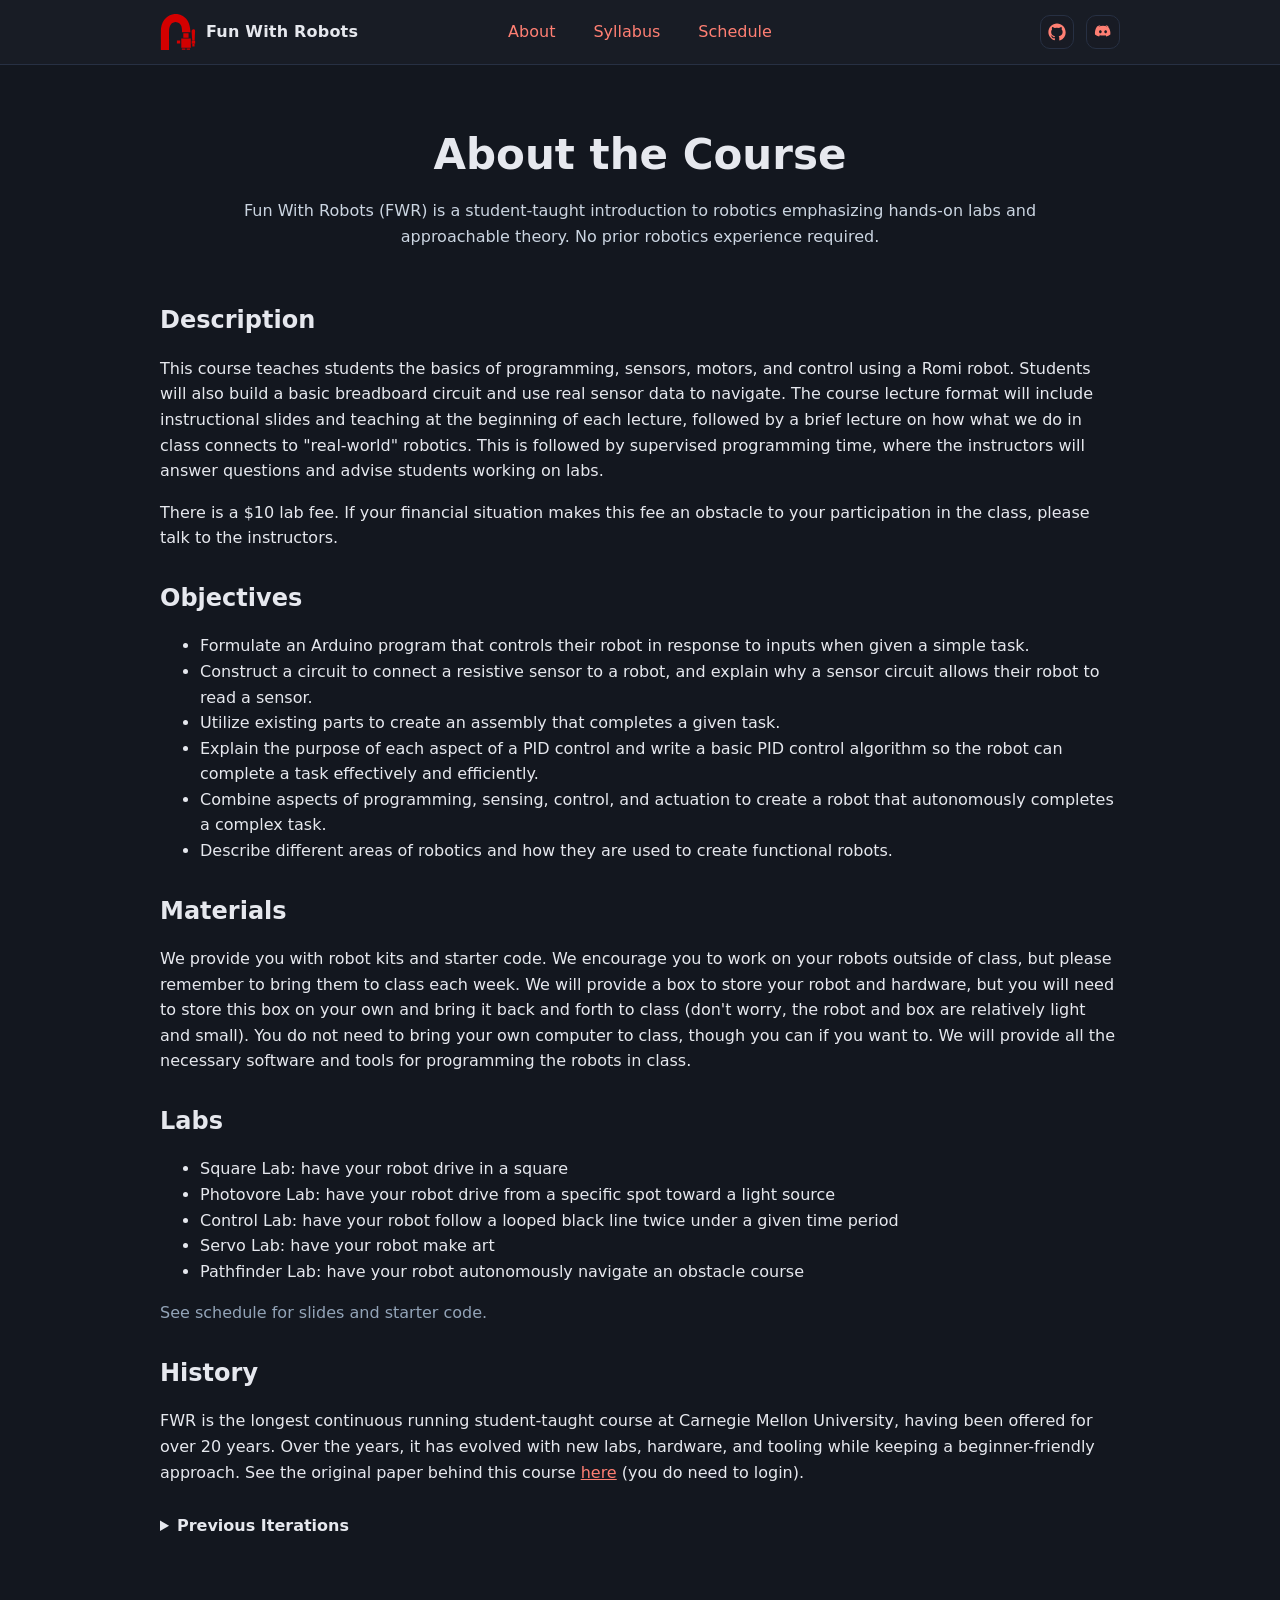
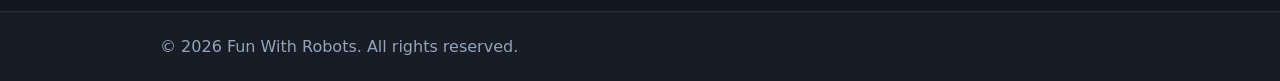
<file: about.html>
<!doctype html>
<html lang="en" data-theme="dark">
<head>
  <meta charset="utf-8" />
  <meta name="viewport" content="width=device-width, initial-scale=1" />
  <title>Fun With Robots — About</title>
  <link rel="icon" href="assets/logo.svg" type="image/svg+xml" />
  <link rel="canonical" href="https://www.funwithrobots.org/about.html" />
  <link rel="stylesheet" href="style.css" />
  <meta name="description" content="About Fun With Robots, a student-taught introductory robotics course." />
  <meta property="og:type" content="website" />
  <meta property="og:title" content="Fun With Robots — About" />
  <meta property="og:description" content="About Fun With Robots, a student-taught introductory robotics course." />
  <meta property="og:url" content="https://www.funwithrobots.org/about.html" />
  <meta property="og:image" content="https://www.funwithrobots.org/assets/collage.jpg" />
  <meta property="og:image:alt" content="Fun With Robots lab session" />
  <meta name="twitter:card" content="summary_large_image" />
  <meta name="twitter:title" content="Fun With Robots — About" />
  <meta name="twitter:description" content="About Fun With Robots, a student-taught introductory robotics course." />
  <meta name="twitter:image" content="https://www.funwithrobots.org/assets/collage.jpg" />
</head>
<body>
  <header class="site-header">
    <nav class="navbar container">
      <a class="brand" href="index.html" aria-label="Fun With Robots Home">
        <img src="assets/logo.svg" alt="Fun With Robots" class="logo-img" />
        <span class="title">Fun With Robots</span>
      </a>
      <button id="menu-button" class="menu-button" aria-label="Toggle menu">Menu</button>
      <div id="nav-links" class="nav-links" role="navigation" aria-label="Primary">
        <a href="about.html" aria-current="page">About</a>
        <a href="assets/f26/Fun With Robots Syllabus Fall 2026.pdf" target="_blank" rel="noopener">Syllabus</a>
        <a href="schedule.html">Schedule</a>
        <div class="mobile-icons">
          <a class="icon-link" href="https://github.com/fwr-stuco" target="_blank" rel="noopener" aria-label="GitHub">
            <svg viewBox="0 0 24 24" aria-hidden="true"><path d="M12 .5C5.65.5.5 5.65.5 12c0 5.1 3.3 9.4 7.9 10.9.6.1.8-.3.8-.6v-2c-3.2.7-3.9-1.4-3.9-1.4-.5-1.2-1.2-1.6-1.2-1.6-1-.7.1-.7.1-.7 1.1.1 1.7 1.1 1.7 1.1 1 .1.8 1.8 2.8 1.3.1-.7.4-1.2.7-1.5-2.5-.3-5.2-1.3-5.2-5.7 0-1.3.5-2.3 1.2-3.2-.1-.3-.5-1.5.1-3.1 0 0 1-.3 3.3 1.2a11.5 11.5 0 0 1 6 0c2.3-1.5 3.3-1.2 3.3-1.2.6 1.6.2 2.8.1 3.1.8.9 1.3 2 1.3 3.2 0 4.4-2.7 5.4-5.3 5.7.4.3.8 1 .8 2.1v3.1c0 .3.2.7.8.6A10.9 10.9 0 0 0 23.5 12C23.5 5.65 18.35.5 12 .5Z"/></svg>
          </a>
          <a class="icon-link" href="https://discord.gg/e2RsFzUMMG" target="_blank" rel="noopener" aria-label="Discord">
            <svg viewBox="0 0 24 24" aria-hidden="true"><path d="M20 4.5A17.2 17.2 0 0 0 15.9 3l-.4.8a16 16 0 0 1 2.6 1.1c-3.9-1.8-8.2-1.8-12.2 0 .9-.5 1.8-.9 2.6-1.1L8.1 3A17.3 17.3 0 0 0 4 4.5C1.5 8.2 1 11.8 1.3 15.3a17.8 17.8 0 0 0 5.5 2.8l1.1-1.8c-.6-.2-1.2-.5-1.7-.9l.4.3c3.2 1.5 6.7 1.5 9.9 0l.4-.3c-.5.4-1.1.7-1.7.9l1.1 1.8a17.8 17.8 0 0 0 5.5-2.8c.4-4.2-.7-7.8-3.3-10.8Zm-11.5 9c-1 0-1.8-.9-1.8-2s.8-2 1.8-2c1 0 1.8.9 1.8 2s-.8 2-1.8 2Zm7 0c-1 0-1.8-.9-1.8-2s.8-2 1.8-2c1 0 1.8.9 1.8 2s-.8 2-1.8 2Z"/></svg>
          </a>
        </div>
      </div>
      <div class="nav-icons" aria-label="External links">
        <a class="icon-link" href="https://github.com/fwr-stuco" target="_blank" rel="noopener" aria-label="GitHub">
          <svg viewBox="0 0 24 24" aria-hidden="true"><path d="M12 .5C5.65.5.5 5.65.5 12c0 5.1 3.3 9.4 7.9 10.9.6.1.8-.3.8-.6v-2c-3.2.7-3.9-1.4-3.9-1.4-.5-1.2-1.2-1.6-1.2-1.6-1-.7.1-.7.1-.7 1.1.1 1.7 1.1 1.7 1.1 1 .1.8 1.8 2.8 1.3.1-.7.4-1.2.7-1.5-2.5-.3-5.2-1.3-5.2-5.7 0-1.3.5-2.3 1.2-3.2-.1-.3-.5-1.5.1-3.1 0 0 1-.3 3.3 1.2a11.5 11.5 0 0 1 6 0c2.3-1.5 3.3-1.2 3.3-1.2.6 1.6.2 2.8.1 3.1.8.9 1.3 2 1.3 3.2 0 4.4-2.7 5.4-5.3 5.7.4.3.8 1 .8 2.1v3.1c0 .3.2.7.8.6A10.9 10.9 0 0 0 23.5 12C23.5 5.65 18.35.5 12 .5Z"/></svg>
        </a>
        <a class="icon-link" href="https://discord.gg/e2RsFzUMMG" target="_blank" rel="noopener" aria-label="Discord">
          <svg viewBox="0 0 24 24" aria-hidden="true"><path d="M20 4.5A17.2 17.2 0 0 0 15.9 3l-.4.8a16 16 0 0 1 2.6 1.1c-3.9-1.8-8.2-1.8-12.2 0 .9-.5 1.8-.9 2.6-1.1L8.1 3A17.3 17.3 0 0 0 4 4.5C1.5 8.2 1 11.8 1.3 15.3a17.8 17.8 0 0 0 5.5 2.8l1.1-1.8c-.6-.2-1.2-.5-1.7-.9l.4.3c3.2 1.5 6.7 1.5 9.9 0l.4-.3c-.5.4-1.1.7-1.7.9l1.1 1.8a17.8 17.8 0 0 0 5.5-2.8c.4-4.2-.7-7.8-3.3-10.8Zm-11.5 9c-1 0-1.8-.9-1.8-2s.8-2 1.8-2c1 0 1.8.9 1.8 2s-.8 2-1.8 2Zm7 0c-1 0-1.8-.9-1.8-2s.8-2 1.8-2c1 0 1.8.9 1.8 2s-.8 2-1.8 2Z"/></svg>
        </a>
      </div>
    </nav>
  </header>

  <main class="container">
    <section class="hero">
      <h1>About the Course</h1>
      <p>Fun With Robots (FWR) is a student-taught introduction to robotics emphasizing hands-on labs and approachable theory. No prior robotics experience required.</p>
    </section>

    <section class="section">
      <h2>Description</h2>
      <p>This course teaches students the basics of programming, sensors, motors, and control using a Romi robot. 
        Students will also build a basic breadboard circuit and use real sensor data to navigate. The course lecture 
        format will include instructional slides and teaching at the beginning of each lecture, followed by a brief 
        lecture on how what we do in class connects to "real-world" robotics. This is followed by supervised 
        programming time, where the instructors will answer questions and advise students working on labs.</p>
      <p>There is a $10 lab fee. If your financial situation makes this fee an obstacle to your participation in the 
        class, please talk to the instructors.</p>
    </section>

    <section class="section">
      <h2>Objectives</h2>
      <ul>
        <li>Formulate an Arduino program that controls their robot in response to inputs when given a simple task.</li>
        <li>Construct a circuit to connect a resistive sensor to a robot, and explain why a sensor circuit allows 
          their robot to read a sensor.</li>
        <li>Utilize existing parts to create an assembly that completes a given task.</li>
        <li>Explain the purpose of each aspect of a PID control and write a basic PID control algorithm so the robot 
          can complete a task effectively and efficiently.</li>
        <li>Combine aspects of programming, sensing, control, and actuation to create a robot that autonomously 
          completes a complex task.</li>
        <li>Describe different areas of robotics and how they are used to create functional robots.</li>
      </ul>
    </section>

    <section class="section">
      <h2>Materials</h2>
      <p>We provide you with robot kits and starter code. We encourage you to work on your robots outside of 
        class, but please remember to bring them to class each week. We will provide a box to store your robot 
        and hardware, but you will need to store this box on your own and bring it back and forth to class 
        (don't worry, the robot and box are relatively light and small). You do not need to bring your own computer 
        to class, though you can if you want to. We will provide all the necessary software and tools for 
        programming the robots in class.</p>
    </section>

    <section class="section">
      <h2>Labs</h2>
      <ul>
        <li>Square Lab: have your robot drive in a square</li>
        <li>Photovore Lab: have your robot drive from a specific spot toward a light source</li>
        <li>Control Lab: have your robot follow a looped black line twice under a given time period</li>
        <li>Servo Lab: have your robot make art</li>
        <li>Pathfinder Lab: have your robot autonomously navigate an obstacle course</li>
      </ul>
      <p class="muted">See schedule for slides and starter code.</p>
    </section>

    <section class="section">
      <h2>History</h2>
      <p>FWR is the longest continuous running student-taught course at Carnegie Mellon University, 
        having been offered for over 20 years. Over the years, it has evolved with new labs, hardware, 
        and tooling while keeping a beginner-friendly approach. See the original paper behind this course 
        <a href="https://ieeexplore.ieee.org/document/1641739">here</a> (you do need to login).</p>
    </section>

    <details class="collapsible-section">
      <summary class="section-title">Previous Iterations</summary>
      <div class="section-content">
        <ul>
          <li>Spring 2026: <strong>Matthew Kibarian, Nick Yaeger</strong></li>
          <li>Fall 2025: <strong>Matthew Kibarian, Nick Yaeger</strong></li>
          <li>Spring 2025: <strong>Kailey Hua, Jordan Petzold</strong></li>
          <li>Fall 2024: <strong>Kailey Hua, Jordan Petzold, Kevin Song, Charlotte Wang</strong></li>
          <li>Spring 2024: <strong>Kevin Song, Charlotte Wang</strong></li>
          <li>Fall 2023: <strong>Brandon Dong, Clarise Liu, Charlotte Wang</strong></li>
          <li>Spring 2023: <strong>Brandon Dong, Clarise Liu, Charlotte Wang, Mason Xiao</strong></li>
          <li>Fall 2022: <strong>Clarise Liu, Charlotte Wang, Mason Xiao</strong></li>
          <li>Spring 2022: <strong>Joy Sodon, Mason Xiao</strong></li>
          <li>Fall 2021: <strong>Joy Sodon, Mason Xiao</strong></li>
          <li>Spring 2021: <strong>Joy Sodon, Mason Xiao</strong></li>
          <li>Fall 2020: <strong>Joy Sodon, Mason Xiao</strong></li>
          <li>Spring 2020: <strong>Adriana Goodman, Joy Sodon, Pablo Wilson</strong></li>
          <li>Fall 2019: <strong>Adriana Goodman, Pablo Wilson</strong></li>
          <li>Spring 2019: <strong>Adriana Goodman, Dimitrios Konstantinidis, Pablo Wilson</strong></li>
          <li>Fall 2018: <strong>Adriana Goodman, Dimitrios Konstantinidis, Raymond Paetz</strong></li>
          <li>Spring 2018: <strong>Adriana Goodman, Dimitrios Konstantinidis, Raymond Paetz</strong></li>
          <li>Fall 2017: <strong>Adriana Goodman, Dimitrios Konstantinidis, Raymond Paetz</strong></li>
          <li>Spring 2017: <strong>Raymond Paetz</strong></li>
          <li>Fall 2016: <strong>Joseph Doyle, Raymond Paetz</strong></li>
          <li>Spring 2016: <strong>Joseph Doyle, Raymond Paetz</strong></li>
          <li>Fall 2015: <strong>Joseph Doyle, Raymond Paetz, Audrey Yeoh</strong></li>
          <li>Spring 2015: <strong>Joseph Doyle, Raymond Paetz, Peyton Randolph, Audrey Yeoh</strong></li>
          <li>Fall 2014: <strong>Peyton Randolph, Audrey Yeoh</strong></li>
          <li>Spring 2014: <strong>Jeffrey Cooper, Audrey Yeoh</strong></li>
          <li>Fall 2013: <strong>Jeffrey Cooper, Daniel Curhan, Audrey Yeoh</strong></li>
          <li>Spring 2013: <strong>Jeffrey Cooper, Daniel Curhan</strong></li>
          <li>Fall 2012: <strong>Jeffrey Cooper, Daniel Curhan, Priyanka Deo</strong></li>
          <li>Spring 2012: <strong>Jeffrey Cooper, Robert Wedler</strong></li>
          <li>Fall 2011: <strong>Jeffrey Cooper, Nicolas Paris, Robert Wedler</strong></li>
          <li>Spring 2011: <strong>David Hamilton, Nicolas Paris, Robert Wedler</strong></li>
          <li>Fall 2010: <strong>David Hamilton</strong></li>
          <li>Spring 2010: <strong>Austin Buchan, Bradford Neuman</strong></li>
          <li>Fall 2009: <strong>Austin Buchan, Bradford Neuman</strong></li>
          <li>Spring 2009: <strong>Austin Buchan, Bradford Neuman</strong></li>
          <li>Fall 2008: <strong>Austin Buchan, Bradford Neuman</strong></li>
          <li>Spring 2008: <strong>Austin Buchan, Bradford Neuman, Justine Rembisz</strong></li>
          <li>Fall 2007: <strong>Austin Buchan, Aaron Johnson, Justine Rembisz</strong></li>
          <li>Spring 2007: <strong>Aaron Johnson, Katherine Killfoile, Justine Rembisz</strong></li>
          <li>Fall 2006: <strong>Aaron Johnson, Katherine Killfoile, Allison Naaktgeboren</strong></li>
          <li>Spring 2006: <strong>Richard Juchniewicz, Katherine Killfoile, Steven Shamlian</strong></li>
          <li>Fall 2005: <strong>Richard Juchniewicz, Steven Shamlian, Prasanna Velagapudi</strong></li>
          <li>Spring 2005: <strong>Richard Juchniewicz, Steven Shamlian, Prasanna Velagapudi</strong></li>
          <li>Fall 2004: <strong>Brian Kirby, Tom Lauwers</strong></li>
          <li>Fall 2003: <strong>Brian Kirby, Tom Lauwers</strong></li>
        </ul>
      </div>
    </details>
  </main>

  <footer>
    <div class="container">© 2026 Fun With Robots. All rights reserved.</div>
  </footer>
  <script src="script.js"></script>
</body>
</html>
</file>
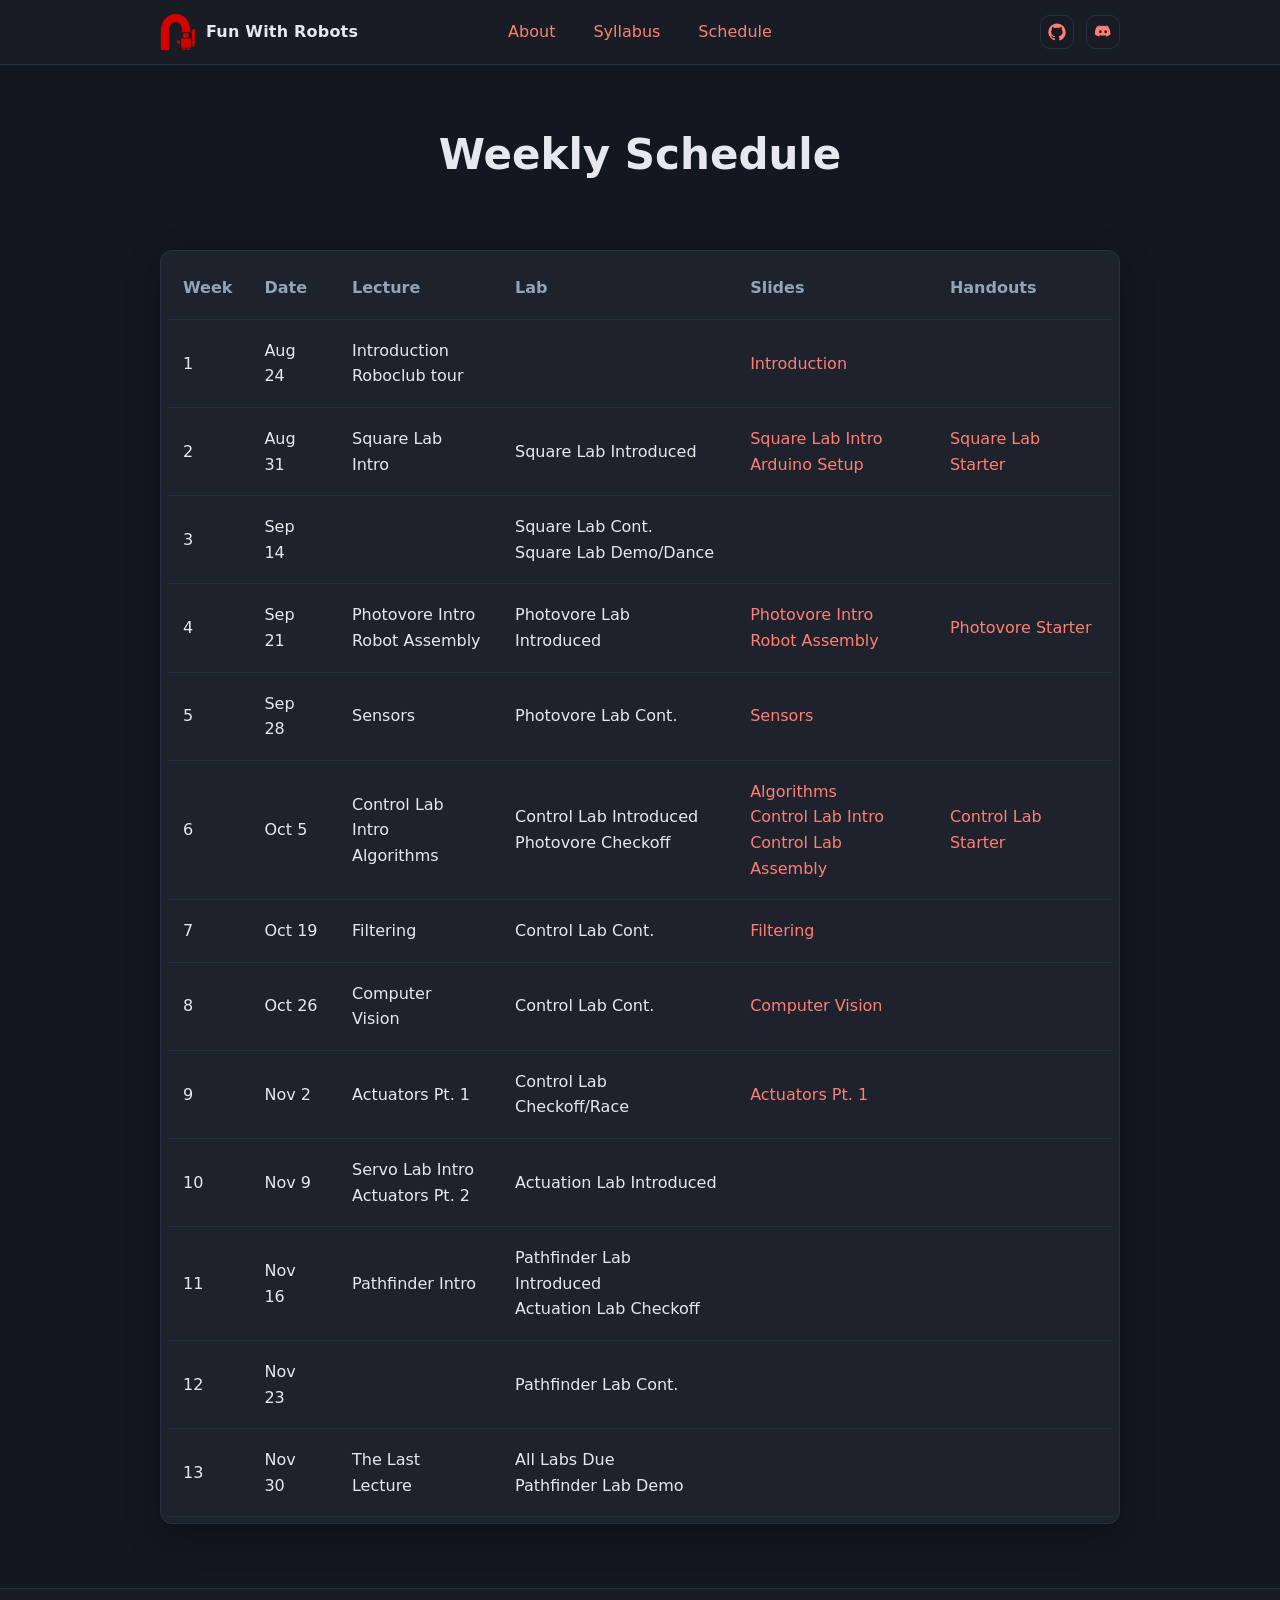
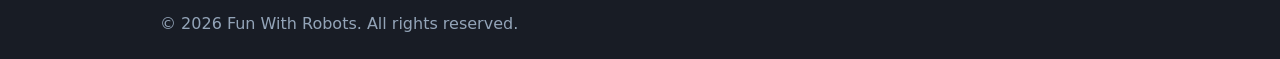
<file: schedule.html>
<!doctype html>
<html lang="en" data-theme="dark">
<head>
  <meta charset="utf-8" />
  <meta name="viewport" content="width=device-width, initial-scale=1" />
  <title>Fun With Robots — Schedule</title>
  <link rel="icon" href="assets/logo.svg" type="image/svg+xml" />
  <link rel="canonical" href="https://www.funwithrobots.org/schedule.html" />
  <link rel="stylesheet" href="style.css" />
  <meta name="description" content="Weekly schedule for Fun With Robots." />
  <meta property="og:type" content="website" />
  <meta property="og:title" content="Fun With Robots — Schedule" />
  <meta property="og:description" content="Weekly schedule for Fun With Robots." />
  <meta property="og:url" content="https://www.funwithrobots.org/schedule.html" />
  <meta property="og:image" content="https://www.funwithrobots.org/assets/collage.jpg" />
  <meta property="og:image:alt" content="Fun With Robots lab session" />
  <meta name="twitter:card" content="summary_large_image" />
  <meta name="twitter:title" content="Fun With Robots — Schedule" />
  <meta name="twitter:description" content="Weekly schedule for Fun With Robots." />
  <meta name="twitter:image" content="https://www.funwithrobots.org/assets/collage.jpg" />
</head>
<body>
  <header class="site-header">
    <nav class="navbar container">
      <a class="brand" href="index.html" aria-label="Fun With Robots Home">
        <img src="assets/logo.svg" alt="Fun With Robots" class="logo-img" />
        <span class="title">Fun With Robots</span>
      </a>
      <button id="menu-button" class="menu-button" aria-label="Toggle menu">Menu</button>
      <div id="nav-links" class="nav-links" role="navigation" aria-label="Primary">
        <a href="about.html">About</a>
        <a href="assets/f26/Fun With Robots Syllabus Fall 2026.pdf" target="_blank" rel="noopener">Syllabus</a>
        <a href="schedule.html" aria-current="page">Schedule</a>
        <div class="mobile-icons">
          <a class="icon-link" href="https://github.com/fwr-stuco" target="_blank" rel="noopener" aria-label="GitHub">
            <svg viewBox="0 0 24 24" aria-hidden="true"><path d="M12 .5C5.65.5.5 5.65.5 12c0 5.1 3.3 9.4 7.9 10.9.6.1.8-.3.8-.6v-2c-3.2.7-3.9-1.4-3.9-1.4-.5-1.2-1.2-1.6-1.2-1.6-1-.7.1-.7.1-.7 1.1.1 1.7 1.1 1.7 1.1 1 .1.8 1.8 2.8 1.3.1-.7.4-1.2.7-1.5-2.5-.3-5.2-1.3-5.2-5.7 0-1.3.5-2.3 1.2-3.2-.1-.3-.5-1.5.1-3.1 0 0 1-.3 3.3 1.2a11.5 11.5 0 0 1 6 0c2.3-1.5 3.3-1.2 3.3-1.2.6 1.6.2 2.8.1 3.1.8.9 1.3 2 1.3 3.2 0 4.4-2.7 5.4-5.3 5.7.4.3.8 1 .8 2.1v3.1c0 .3.2.7.8.6A10.9 10.9 0 0 0 23.5 12C23.5 5.65 18.35.5 12 .5Z"/></svg>
          </a>
          <a class="icon-link" href="https://discord.gg/e2RsFzUMMG" target="_blank" rel="noopener" aria-label="Discord">
            <svg viewBox="0 0 24 24" aria-hidden="true"><path d="M20 4.5A17.2 17.2 0 0 0 15.9 3l-.4.8a16 16 0 0 1 2.6 1.1c-3.9-1.8-8.2-1.8-12.2 0 .9-.5 1.8-.9 2.6-1.1L8.1 3A17.3 17.3 0 0 0 4 4.5C1.5 8.2 1 11.8 1.3 15.3a17.8 17.8 0 0 0 5.5 2.8l1.1-1.8c-.6-.2-1.2-.5-1.7-.9l.4.3c3.2 1.5 6.7 1.5 9.9 0l.4-.3c-.5.4-1.1.7-1.7.9l1.1 1.8a17.8 17.8 0 0 0 5.5-2.8c.4-4.2-.7-7.8-3.3-10.8Zm-11.5 9c-1 0-1.8-.9-1.8-2s.8-2 1.8-2c1 0 1.8.9 1.8 2s-.8 2-1.8 2Zm7 0c-1 0-1.8-.9-1.8-2s.8-2 1.8-2c1 0 1.8.9 1.8 2s-.8 2-1.8 2Z"/></svg>
          </a>
        </div>
      </div>
      <div class="nav-icons" aria-label="External links">
        <a class="icon-link" href="https://github.com/fwr-stuco" target="_blank" rel="noopener" aria-label="GitHub">
          <svg viewBox="0 0 24 24" aria-hidden="true"><path d="M12 .5C5.65.5.5 5.65.5 12c0 5.1 3.3 9.4 7.9 10.9.6.1.8-.3.8-.6v-2c-3.2.7-3.9-1.4-3.9-1.4-.5-1.2-1.2-1.6-1.2-1.6-1-.7.1-.7.1-.7 1.1.1 1.7 1.1 1.7 1.1 1 .1.8 1.8 2.8 1.3.1-.7.4-1.2.7-1.5-2.5-.3-5.2-1.3-5.2-5.7 0-1.3.5-2.3 1.2-3.2-.1-.3-.5-1.5.1-3.1 0 0 1-.3 3.3 1.2a11.5 11.5 0 0 1 6 0c2.3-1.5 3.3-1.2 3.3-1.2.6 1.6.2 2.8.1 3.1.8.9 1.3 2 1.3 3.2 0 4.4-2.7 5.4-5.3 5.7.4.3.8 1 .8 2.1v3.1c0 .3.2.7.8.6A10.9 10.9 0 0 0 23.5 12C23.5 5.65 18.35.5 12 .5Z"/></svg>
        </a>
        <a class="icon-link" href="https://discord.gg/e2RsFzUMMG" target="_blank" rel="noopener" aria-label="Discord">
          <svg viewBox="0 0 24 24" aria-hidden="true"><path d="M20 4.5A17.2 17.2 0 0 0 15.9 3l-.4.8a16 16 0 0 1 2.6 1.1c-3.9-1.8-8.2-1.8-12.2 0 .9-.5 1.8-.9 2.6-1.1L8.1 3A17.3 17.3 0 0 0 4 4.5C1.5 8.2 1 11.8 1.3 15.3a17.8 17.8 0 0 0 5.5 2.8l1.1-1.8c-.6-.2-1.2-.5-1.7-.9l.4.3c3.2 1.5 6.7 1.5 9.9 0l.4-.3c-.5.4-1.1.7-1.7.9l1.1 1.8a17.8 17.8 0 0 0 5.5-2.8c.4-4.2-.7-7.8-3.3-10.8Zm-11.5 9c-1 0-1.8-.9-1.8-2s.8-2 1.8-2c1 0 1.8.9 1.8 2s-.8 2-1.8 2Zm7 0c-1 0-1.8-.9-1.8-2s.8-2 1.8-2c1 0 1.8.9 1.8 2s-.8 2-1.8 2Z"/></svg>
        </a>
      </div>
    </nav>
  </header>

  <main class="container">
    <section class="hero">
      <h1>Weekly Schedule</h1>
    </section>

    <section class="section">
      <div class="table-wrapper" role="region" aria-label="Course schedule" tabindex="0">
        <table class="table" aria-label="Course schedule">
        <thead>
          <tr>
            <th>Week</th>
            <th>Date</th>
            <th>Lecture</th>
            <th>Lab</th>
            <th>Slides</th>
            <th>Handouts</th>
          </tr>
        </thead>
        <tbody>
          <tr>
            <td>1</td>
            <td>Aug 24</td>
            <td>Introduction<br>Roboclub tour</td>
            <td></td>
            <td><a href="assets/f26/Intro F26.pdf">Introduction</a></td>
            <td><a href="#"></a></td>
          </tr>
          <tr>
            <td>2</td>
            <td>Aug 31</td>
            <td>Square Lab Intro</td>
            <td>Square Lab Introduced</td>
            <td><a href="assets/f26/Square Lab F26.pdf">Square Lab Intro</a><br><a href="assets/f26/Arduino Setup F26.pdf">Arduino Setup</a></td>
            <td><a href="assets/f26/square_lab_starter.zip">Square Lab Starter</a></td>
          </tr>
          <tr>
            <td>3</td>
            <td>Sep 14</td>
            <td></td>
            <td>Square Lab Cont.<br>Square Lab Demo/Dance</td>
            <td><a href="#"></a></td>
            <td><a href="#"></a></td>
          </tr>
          <tr>
            <td>4</td>
            <td>Sep 21</td>
            <td>Photovore Intro<br>Robot Assembly</td>
            <td>Photovore Lab Introduced<br></td>
            <td><a href="assets/f26/Photovore F26.pdf">Photovore Intro</a><br><a href="assets/f26/Robot Assembly F26.pdf">Robot Assembly</a></td>
            <td><a href="assets/f26/photovore_starter.zip">Photovore Starter</a></td>
          </tr>
          <tr>
            <td>5</td>
            <td>Sep 28</td>
            <td>Sensors</td>
            <td>Photovore Lab Cont.</td>
            <td><a href="assets/f26/Sensors F26.pdf">Sensors</a></td>
            <td><a href="#"></a></td>
          </tr>
          <tr>
            <td>6</td>
            <td>Oct 5</td>
            <td>Control Lab Intro<br>Algorithms</td>
            <td>Control Lab Introduced<br>Photovore Checkoff</td>
            <td><a href="assets/f26/Algorithms F26.pdf">Algorithms</a><br><a href="assets/f26/Control Lab F26.pdf">Control Lab Intro</a><br><a href="assets/f26/Control Lab Assembly F26.pdf">Control Lab Assembly</a></td>
            <td><a href="assets/f26/control_lab_starter.zip">Control Lab Starter</a></td>
          </tr>
          <tr>
            <td>7</td>
            <td>Oct 19</td>
            <td>Filtering</td>
            <td>Control Lab Cont.</td>
            <td><a href="assets/f26/Filtering F26.pdf">Filtering</a></td>
            <td><a href="#"></a></td>
          </tr>
          <tr>
            <td>8</td>
            <td>Oct 26</td>
            <td>Computer Vision</td>
            <td>Control Lab Cont.</td>
            <td><a href="assets/f26/Computer Vision F26.pdf">Computer Vision</a></td>
            <td><a href="#"></a></td>
          </tr>
          <tr>
            <td>9</td>
            <td>Nov 2</td>
            <td>Actuators Pt. 1</td>
            <td>Control Lab Checkoff/Race</td>
            <td><a href="assets/f26/Actuation 1 Motor Mechanics F26.pdf">Actuators Pt. 1</a></td>
            <td><a href="#"></a></td>
          </tr>
          <tr>
            <td>10</td>
            <td>Nov 9</td>
            <td>Servo Lab Intro<br>Actuators Pt. 2</td>
            <td>Actuation Lab Introduced</td>
            <td><a href="#"></a></td>
            <td><a href="#"></a></td>
          </tr>
          <tr>
            <td>11</td>
            <td>Nov 16</td>
            <td>Pathfinder Intro</td>
            <td>Pathfinder Lab Introduced<br>Actuation Lab Checkoff</td>
            <td><a href="#"></a></td>
            <td><a href="#"></a></td>
          </tr>
          <tr>
            <td>12</td>
            <td>Nov 23</td>
            <td></td>
            <td>Pathfinder Lab Cont.</td>
            <td><a href="#"></a></td>
            <td><a href="#"></a></td>
          </tr>
          <tr>
            <td>13</td>
            <td>Nov 30</td>
            <td>The Last Lecture</td>
            <td>All Labs Due<br>Pathfinder Lab Demo</td>
            <td><a href="#"></a></td>
            <td><a href="#"></a></td>
          </tr>
        </tbody>
        </table>
      </div>
    </section>
  </main>

  <footer>
    <div class="container">© 2026 Fun With Robots. All rights reserved.</div>
  </footer>
  <script src="script.js"></script>
</body>
</html>
</file>
<file: style.css>
/* Fun With Robots — Site Styles */
:root {
  --bg-0: #13171F;
  --bg-1: #181C25;
  --text-0: #e6e8ee;
  --text-1: #cbd5e1;
  --primary: #9B2318;
  --accent-blue: #4A7BD1;
  --link: #ff7f73;
  --muted: #93a4b8;
  --border: #273043;
  --card-bg: #1d222c;
  --shadow: 0 12px 32px rgba(3, 7, 18, 0.35);
}

* { box-sizing: border-box; }
html, body { min-height: 100%; }
body {
  margin: 0;
  background: var(--bg-0);
  color: var(--text-0);
  font-family: system-ui, -apple-system, Segoe UI, Roboto, Ubuntu, Cantarell, Noto Sans, "Helvetica Neue", Arial, "Apple Color Emoji", "Segoe UI Emoji";
  line-height: 1.6;
  display: flex;
  flex-direction: column;
}

.container { width: 100%; max-width: 1000px; margin: 0 auto; padding: 0 20px; }

/* Navbar */
.site-header { position: sticky; top: 0; backdrop-filter: saturate(180%) blur(8px); z-index: 50; }
.site-header { background: var(--bg-1); border-bottom: 1px solid var(--border); }
.navbar {
  display: flex; align-items: center; justify-content: space-between;
  padding: 14px 20px;
  background: var(--bg-1);
  position: relative;
}
.brand {
  display: flex; align-items: center; gap: 10px; text-decoration: none; color: var(--text-0);
  transition: color 0.2s ease;
}
.brand .logo-img { width: 36px; height: 36px; display: block; transition: transform 0.2s ease; }
.brand .title { font-weight: 700; letter-spacing: 0.2px; }
.brand:hover, .brand:focus-visible { color: var(--link); }
.brand:hover .logo-img, .brand:focus-visible .logo-img { transform: scale(1.05) rotate(-2deg); }
.brand:focus-visible { outline: 2px solid var(--link); outline-offset: 4px; border-radius: 10px; }

.nav-links { display: flex; gap: 14px; align-items: center; justify-content: center; }
.nav-links a {
  text-decoration: none; color: var(--link); padding: 8px 12px; border-radius: 8px; transition: background 0.2s ease, color 0.2s ease, text-decoration-color 0.2s ease;
}
.nav-links a:hover {
  background: color-mix(in oklab, var(--bg-1) 80%, transparent);
  color: #ff9a8a;
  text-decoration: underline;
  text-decoration-color: currentColor;
}

.nav-icons { display: flex; gap: 12px; align-items: center; }
.mobile-icons { display: none; }
.icon-link { width: 34px; height: 34px; border-radius: 10px; display: inline-flex; align-items: center; justify-content: center; background: color-mix(in oklab, var(--bg-1) 85%, transparent); border: 1px solid var(--border); color: var(--link); transition: background 0.2s ease, border-color 0.2s ease; }
.icon-link:hover { background: color-mix(in oklab, var(--bg-1) 70%, transparent); border-color: color-mix(in oklab, var(--border) 60%, var(--link)); }
.icon-link svg { width: 18px; height: 18px; fill: currentColor; }

/* Hero */
.hero {
  padding: 56px 0 24px; text-align: center;
}
.semester-tag { display: inline-block; padding: 6px 14px; background: var(--primary); color: #ffffff; border: 1px solid var(--primary); border-radius: 20px; font-size: 14px; font-weight: 600; letter-spacing: 0.5px; margin-top: 12px; margin-bottom: 24px !important; text-transform: uppercase; }
.hero h1 { font-size: clamp(28px, 4vw, 42px); margin: 0 0 10px; }
.hero p { margin: 0 auto; max-width: 800px; color: var(--text-1); }

@media (min-width: 721px) {
  .nav-links { position: absolute; left: 50%; transform: translateX(-50%); }
  .nav-icons { margin-left: auto; }
}

/* Showcase */
.showcase { margin: 32px 0; text-align: center; }
.showcase-img { width: 100%; max-width: 1000px; height: auto; border-radius: 16px; border: 1px solid var(--border); box-shadow: var(--shadow); }

@media (max-width: 600px) {
  .showcase-img { border-radius: 10px; }
}

/* Cards */
.cards { display: grid; grid-template-columns: repeat(auto-fit, minmax(260px, 1fr)); gap: 16px; margin: 28px 0; align-items: stretch; grid-auto-rows: 1fr; }
.card {
  background: var(--card-bg); border: 1px solid var(--border); border-radius: 14px; padding: 18px; box-shadow: var(--shadow);
  display: flex; flex-direction: column; gap: 10px; height: 100%;
}
.card h3 { margin: 6px 0 10px; }
.card p { margin: 0 0 12px; color: var(--text-1); }
.card a.button {
  display: inline-block; text-decoration: none; background: var(--accent-blue); color: #fff; padding: 8px 12px; border-radius: 10px; transition: transform 0.1s ease, box-shadow 0.2s ease;
  margin-top: auto;
  align-self: flex-start;
}
.card a.button:hover { box-shadow: 0 0 16px rgba(74, 123, 209, 0.5); }
.card a.button.secondary { background: var(--primary); }
.card a.button.secondary:hover { box-shadow: 0 0 16px rgba(155, 35, 24, 0.5); }

/* Sections */
main { flex: 1; }
.section { margin: 28px 0; }
.section h2 { margin: 0 0 8px; }
.section .muted { color: var(--muted); }

/* Table (Schedule) */
.table-wrapper {
  width: 100%;
  overflow-x: auto;
  border: 1px solid var(--border);
  border-radius: 12px;
  background: var(--card-bg);
  padding: 6px;
  box-shadow: var(--shadow);
}
.table { width: 100%; border-collapse: collapse; }
.table th, .table td { padding: 18px 16px; border-bottom: 1px solid var(--border); text-align: left; vertical-align: middle; }
.table th { color: var(--muted); font-weight: 600; }
.table tbody tr { min-height: 80px; }
.table a { color: var(--link); text-decoration: none; }
.table a:hover { text-decoration: underline; }

@media (max-width: 720px) {
  .table { min-width: 620px; font-size: 14px; }
  .table th, .table td { padding: 14px 12px; }
  .table tbody tr { min-height: 90px; }
}

/* Collapsible sections */
.collapsible-section { margin: 28px 0; }
.section-title { cursor: pointer; margin: 0 0 8px; font-weight: 700; color: var(--text-0); user-select: none; }
.section-title:hover { color: var(--link); }
.collapsible-section[open] .section-title { margin-bottom: 12px; }
.section-content ul { margin: 0; }
.section-content li { margin: 0 0 8px; }
.section-content strong { color: var(--accent-blue); font-weight: 600; }

/* Footer */
footer { border-top: 1px solid var(--border); padding: 22px 0; margin-top: 36px; color: var(--muted); background: var(--bg-1); }

/* Global links */
a { color: var(--link); }

/* Responsive nav */
.menu-button { display: none; }
@media (max-width: 720px) {
  .menu-button { display: inline-flex; padding: 8px 10px; border: 1px solid var(--border); border-radius: 10px; background: var(--bg-1); color: var(--text-0); cursor: pointer; }
  .nav-links { display: none; }
  .nav-links { display: none; }
  .nav-links.open { display: flex; flex-direction: column; position: absolute; top: 60px; left: 0; right: 0; padding: 10px 20px; background: var(--bg-1); border-bottom: 1px solid var(--border); }
  .nav-links .mobile-icons { display: flex; gap: 12px; padding-top: 8px; margin-top: 8px; border-top: 1px solid var(--border); }
  .mobile-icons .icon-link { width: 42px; height: 42px; }
  .mobile-icons .icon-link svg { width: 22px; height: 22px; }
  .nav-icons { display: none; }
}
</file>
